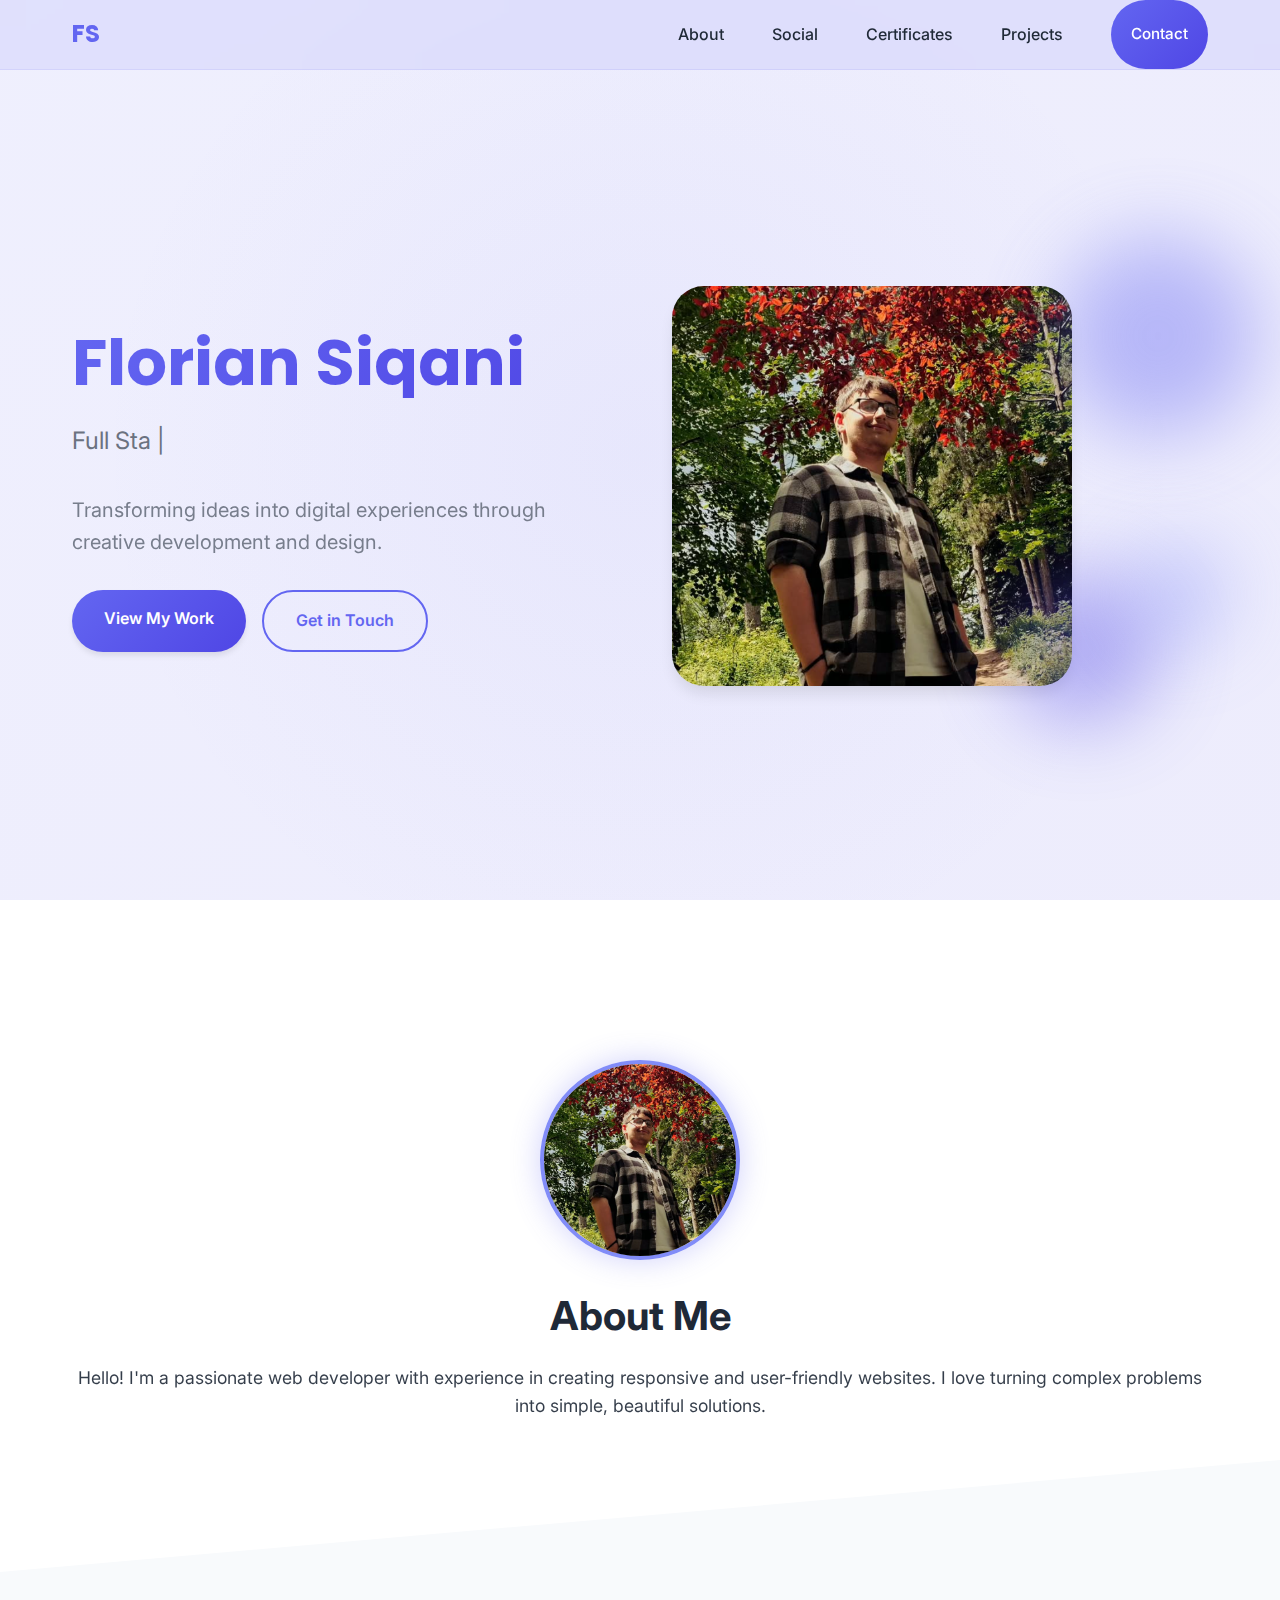
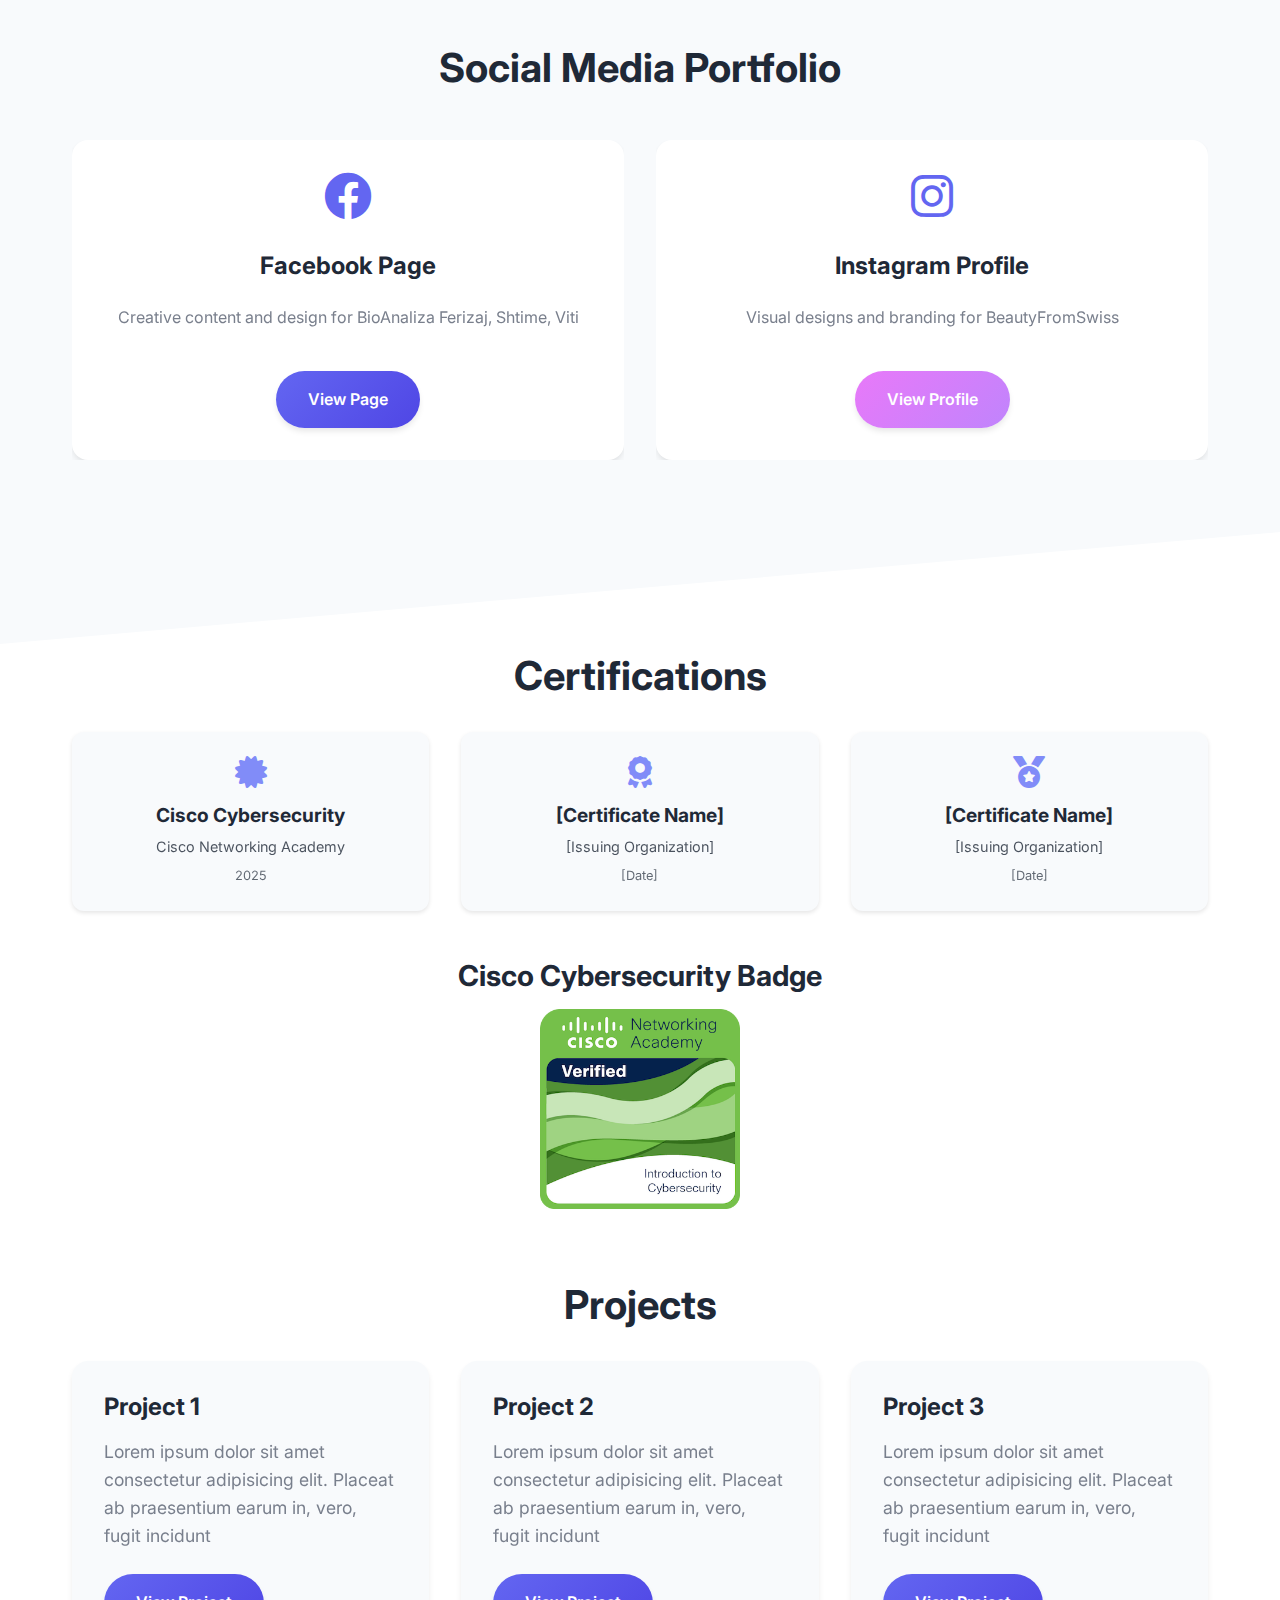
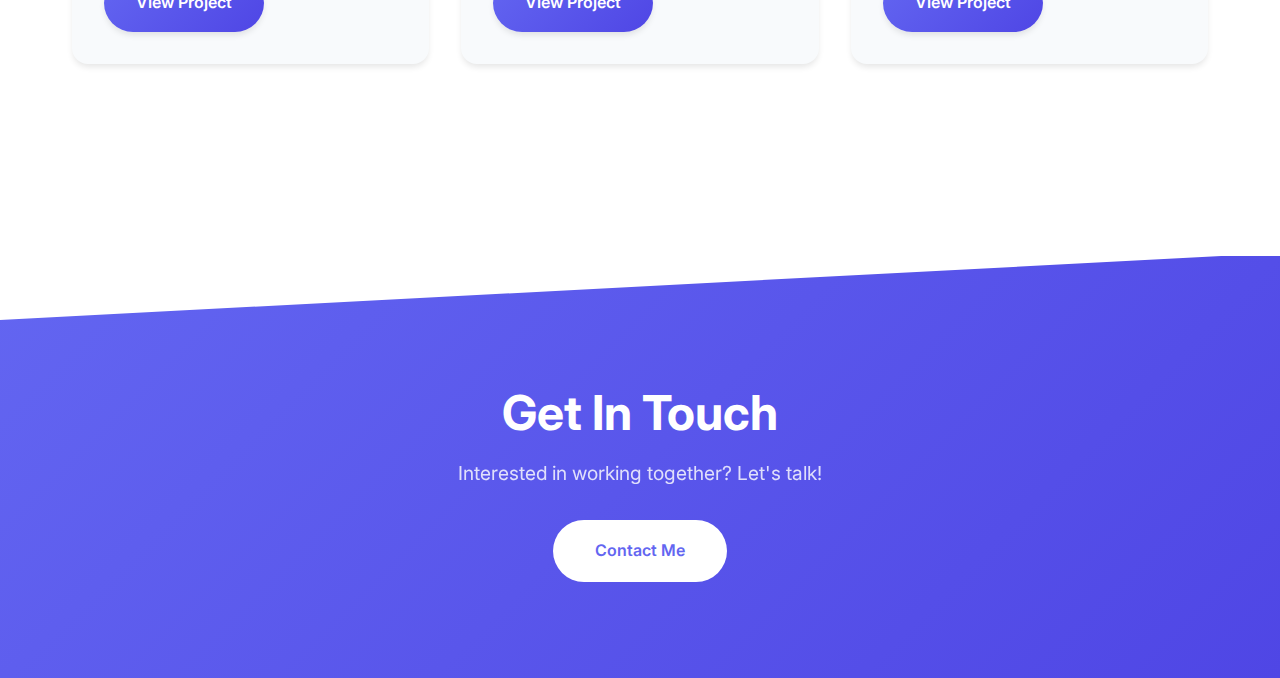
<file: Index.html>
<!DOCTYPE html>
<html lang="en">
<head>
    <meta charset="UTF-8">
    <meta name="viewport" content="width=device-width, initial-scale=1.0">
    <title>Florian Siqani | Portfolio</title>
    <link href="https://fonts.googleapis.com/css2?family=Inter:wght@400;500;600;700&family=Poppins:wght@300;400;500;600;700&display=swap" rel="stylesheet">
    <link rel="stylesheet" href="https://cdnjs.cloudflare.com/ajax/libs/font-awesome/6.0.0/css/all.min.css">
    <link rel="stylesheet" href="style.css">
</head>
<body>
    <div class="min-h-screen">
        <nav class="navbar">
            <div class="container nav-container">
                <div class="logo">FS</div>
                <div class="nav-links">
                    <a href="#about">About</a>
                    <a href="#social">Social</a>
                    <a href="#certificates">Certificates</a>
                    <a href="#projects">Projects</a>
                    <a href="#contact" class="nav-btn">Contact</a>
                </div>
                <button class="mobile-menu-btn">
                    <span></span>
                    <span></span>
                    <span></span>
                </button>
            </div>
        </nav>

        <header class="hero">
            <div class="container hero-container">
                <div class="hero-content">
                    <div class="hero-text">
                        <h1>Florian Siqani</h1>
                        <div class="typewriter">
                            <span class="typed-text"></span>
                            <span class="cursor">|</span>
                        </div>
                        <p class="hero-description">Transforming ideas into digital experiences through creative development and design.</p>
                        <div class="hero-cta">
                            <a href="#projects" class="btn btn-primary">View My Work</a>
                            <a href="#contact" class="btn btn-outline">Get in Touch</a>
                        </div>
                    </div>
                    <div class="hero-image">
                        <img src="PFP.png" alt="Florian Siqani" class="profile-pic">
                        <div class="hero-shapes">
                            <div class="shape shape-1"></div>
                            <div class="shape shape-2"></div>
                            <div class="shape shape-3"></div>
                        </div>
                    </div>
                </div>
            </div>
            <div class="hero-bg"></div>
        </header>

        <main class="container">
            <section id="about" class="about">
                <img
                    src="PFP.png"
                    alt="Florian Siqani"
                    class="profile-pic"
                />
                <h2>About Me</h2>
                <p>
                    Hello! I'm a passionate web developer with experience in creating responsive and user-friendly websites. 
                    I love turning complex problems into simple, beautiful solutions.
                </p>
            </section>

            <section id="social" class="social-media">
                <h2>Social Media Portfolio</h2>
                <div class="social-media-grid">
                    <a href="#" class="social-card">
                        <div>
                            <i class="fab fa-facebook social-icon"></i>
                            <h3>Facebook Page</h3>
                            <p>Creative content and design for BioAnaliza Ferizaj, Shtime, Viti</p>
                            <span class="btn btn-primary">View Page</span>
                        </div>
                    </a>
                    <a href="#" class="social-card">
                        <div>
                            <i class="fab fa-instagram social-icon"></i>
                            <h3>Instagram Profile</h3>
                            <p>Visual designs and branding for BeautyFromSwiss</p>
                            <span class="btn btn-secondary">View Profile</span>
                        </div>
                    </a>
                </div>
            </section>

            <section id="certificates" class="certificates">
                <h2>Certifications</h2>
                <div class="certificates-grid">
                    <div class="certificate-card">
                        <i class="fas fa-certificate certificate-icon"></i>
                        <h3>Cisco Cybersecurity</h3>
                        <p class="issuer">Cisco Networking Academy</p>
                        <p class="date">2025</p>
                    </div>
                    <div class="certificate-card">
                        <i class="fas fa-award certificate-icon"></i>
                        <h3>[Certificate Name]</h3>
                        <p class="issuer">[Issuing Organization]</p>
                        <p class="date">[Date]</p>
                    </div>
                    <div class="certificate-card">
                        <i class="fas fa-medal certificate-icon"></i>
                        <h3>[Certificate Name]</h3>
                        <p class="issuer">[Issuing Organization]</p>
                        <p class="date">[Date]</p>
                    </div>
                </div>

                <div class="badge-container">
                    <h3>Cisco Cybersecurity Badge</h3>
                    <img
                        src="introduction-to-cybersecurity.png"
                        alt="Cisco Cybersecurity Badge"
                        class="cisco-badge"
                    />
                </div>
            </section>

            <section id="projects" class="projects">
                <h2>Projects</h2>
                <div class="projects-grid">
                    <div class="project-card">
                        <div class="card-content">
                            <h3>Project 1</h3>
                            <p>
                                Lorem ipsum dolor sit amet consectetur adipisicing elit. Placeat ab praesentium earum in, vero, fugit incidunt 
                            </p>
                            <a href="#" class="btn btn-primary">View Project</a>
                        </div>
                    </div>
                    <div class="project-card">
                        <div class="card-content">
                            <h3>Project 2</h3>
                            <p>
                                Lorem ipsum dolor sit amet consectetur adipisicing elit. Placeat ab praesentium earum in, vero, fugit incidunt
                            </p>
                            <a href="#" class="btn btn-primary">View Project</a>
                        </div>
                    </div>
                    <div class="project-card">
                        <div class="card-content">
                            <h3>Project 3</h3>
                            <p>
                                Lorem ipsum dolor sit amet consectetur adipisicing elit. Placeat ab praesentium earum in, vero, fugit incidunt
                            </p>
                            <a href="#" class="btn btn-primary">View Project</a>
                        </div>
                    </div>
                </div>
            </section>
        </main>

        <footer id="contact">
            <div class="container">
                <h2>Get In Touch</h2>
                <p>Interested in working together? Let's talk!</p>
                <a href="mailto:your.email@example.com" class="btn btn-light">Contact Me</a>
            </div>
        </footer>
    </div>
    <script>
        // Typewriter effect
        const texts = [
            "Full Stack Web Developer",
            "Graphic Designer",
            "Cybersecurity Enthusiast"
        ];
        let textIndex = 0;
        let charIndex = 0;
        let isDeleting = false;
        let typingDelay = 100;
        let erasingDelay = 50;
        let newTextDelay = 2000;

        function typeWriter() {
            const currentText = texts[textIndex];
            const typedTextSpan = document.querySelector(".typed-text");

            if (isDeleting) {
                typedTextSpan.textContent = currentText.substring(0, charIndex - 1);
                charIndex--;
                typingDelay = erasingDelay;
            } else {
                typedTextSpan.textContent = currentText.substring(0, charIndex + 1);
                charIndex++;
                typingDelay = 100;
            }

            if (!isDeleting && charIndex === currentText.length) {
                isDeleting = true;
                typingDelay = newTextDelay;
            } else if (isDeleting && charIndex === 0) {
                isDeleting = false;
                textIndex = (textIndex + 1) % texts.length;
                typingDelay = 500;
            }

            setTimeout(typeWriter, typingDelay);
        }

        // Mobile menu functionality
        const mobileMenuBtn = document.querySelector('.mobile-menu-btn');
        const navLinks = document.querySelector('.nav-links');
        const navLinksItems = document.querySelectorAll('.nav-links a');

        mobileMenuBtn.addEventListener('click', () => {
            mobileMenuBtn.classList.toggle('active');
            navLinks.classList.toggle('active');
            document.body.style.overflow = navLinks.classList.contains('active') ? 'hidden' : '';
        });

        // Close mobile menu when clicking a link
        navLinksItems.forEach(link => {
            link.addEventListener('click', () => {
                mobileMenuBtn.classList.remove('active');
                navLinks.classList.remove('active');
                document.body.style.overflow = '';
            });
        });

        // Close mobile menu when clicking outside
        document.addEventListener('click', (e) => {
            if (!mobileMenuBtn.contains(e.target) && 
                !navLinks.contains(e.target) && 
                navLinks.classList.contains('active')) {
                mobileMenuBtn.classList.remove('active');
                navLinks.classList.remove('active');
                document.body.style.overflow = '';
            }
        });

        // Smooth scroll for navigation links
        document.querySelectorAll('a[href^="#"]').forEach(anchor => {
            anchor.addEventListener('click', function (e) {
                e.preventDefault();
                const targetId = this.getAttribute('href');
                const targetElement = document.querySelector(targetId);
                const navbarHeight = document.querySelector('.navbar').offsetHeight;
                const targetPosition = targetElement.getBoundingClientRect().top + window.pageYOffset - navbarHeight;
                
                window.scrollTo({
                    top: targetPosition,
                    behavior: 'smooth'
                });
            });
        });

        // Start the typewriter effect
        window.onload = typeWriter;
    </script>
</body>
</html>
</file>
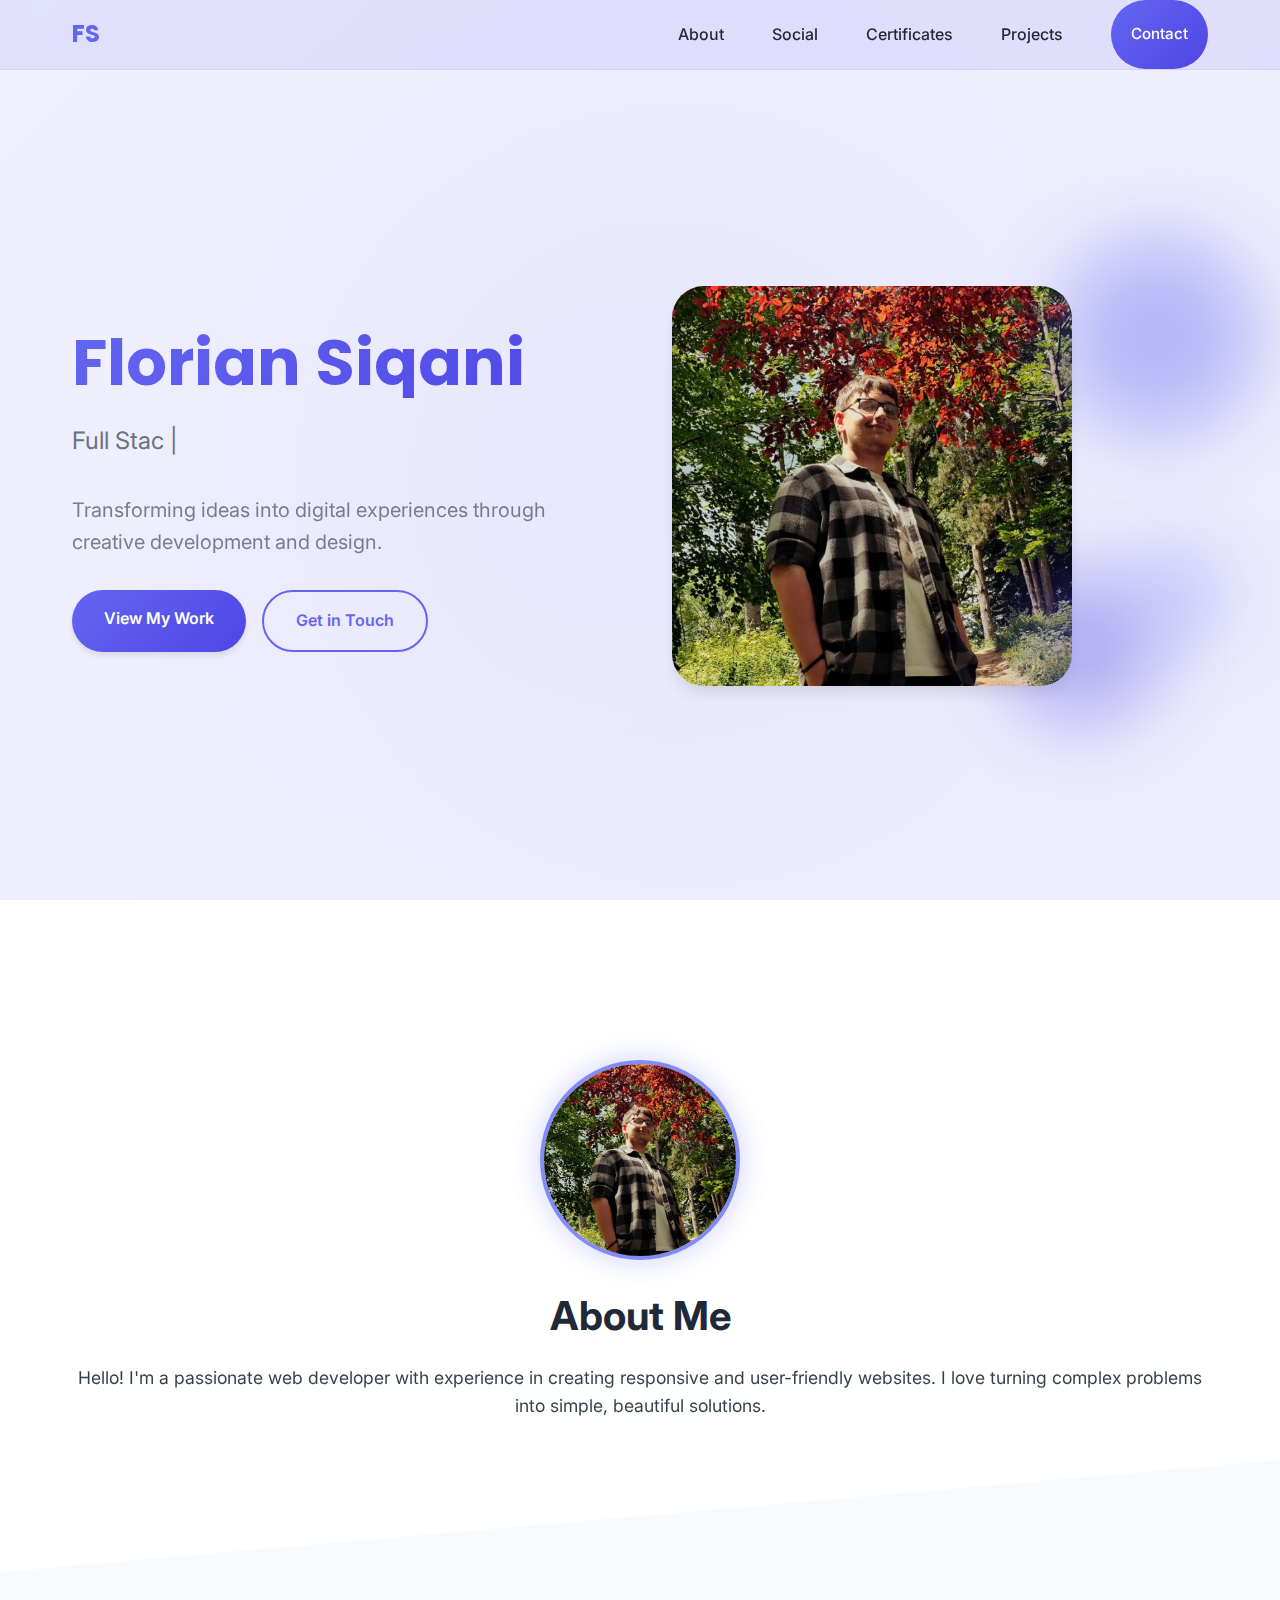
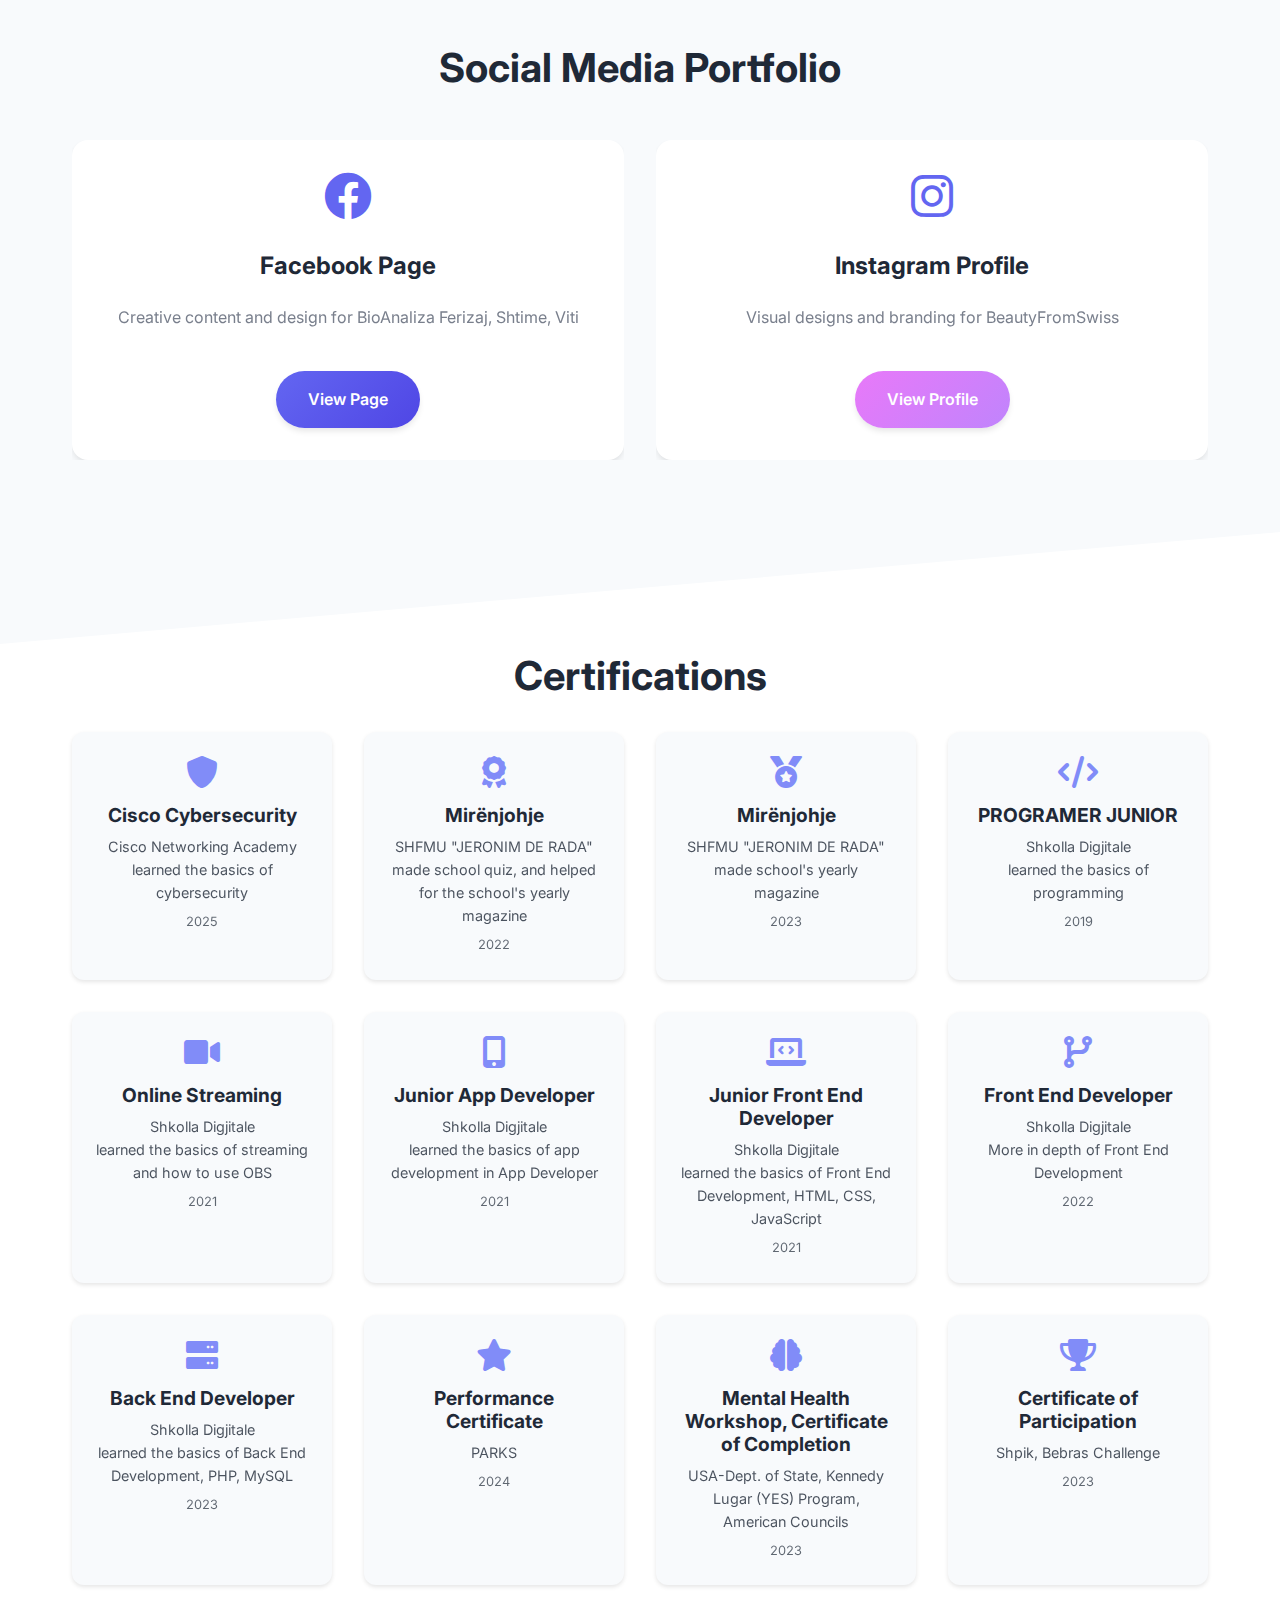
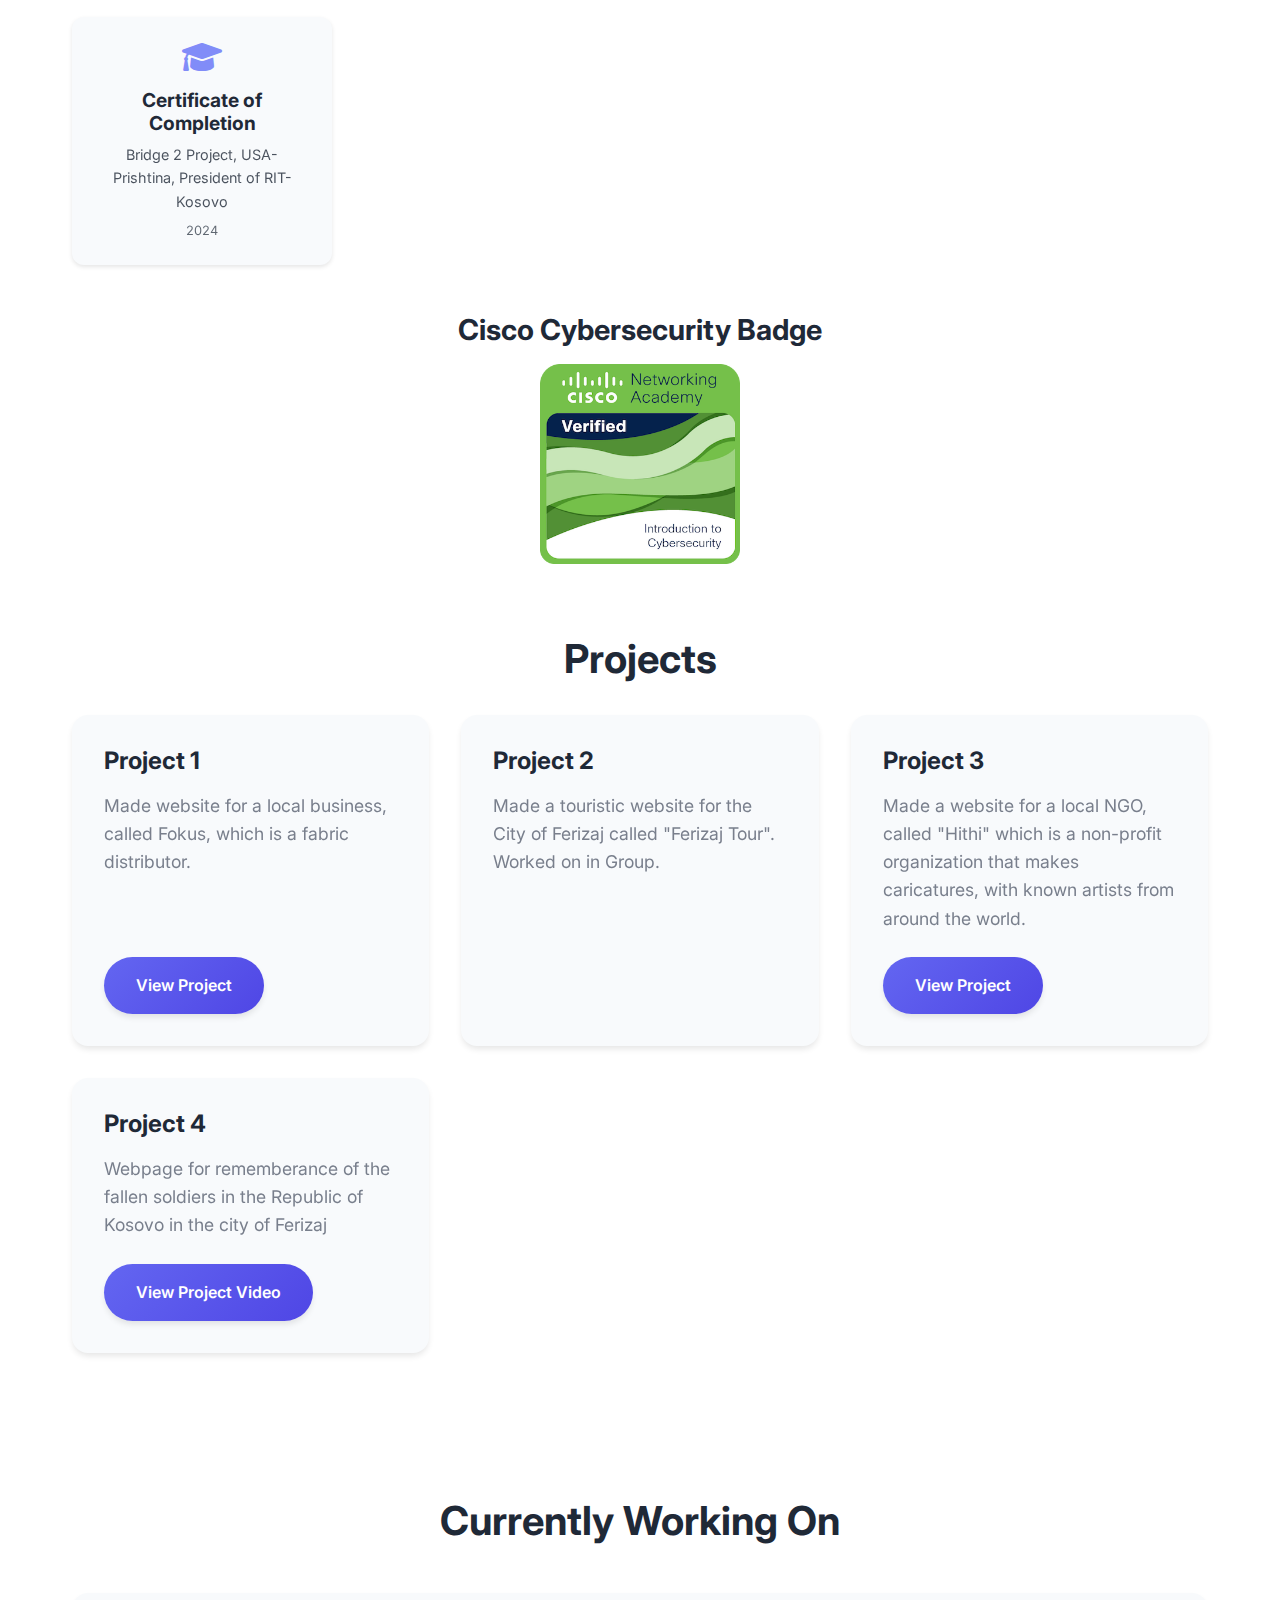
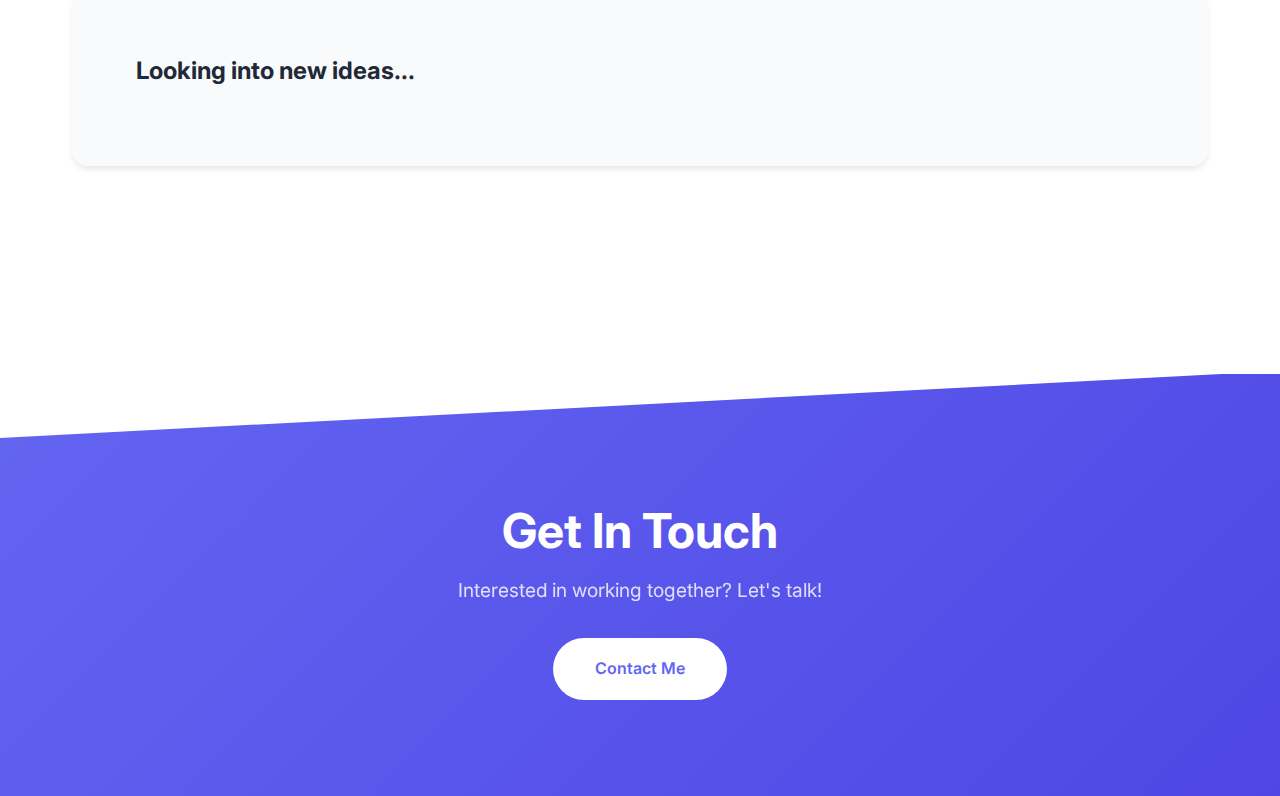
<file: index.html>
<!DOCTYPE html>
<html lang="en">
<head>
    <meta charset="UTF-8">
    <meta name="viewport" content="width=device-width, initial-scale=1.0">
    <title>Florian Siqani | Portfolio</title>
    <link href="https://fonts.googleapis.com/css2?family=Inter:wght@400;500;600;700&family=Poppins:wght@300;400;500;600;700&display=swap" rel="stylesheet">
    <link rel="stylesheet" href="https://cdnjs.cloudflare.com/ajax/libs/font-awesome/6.0.0/css/all.min.css">
    <link rel="stylesheet" href="style.css">
</head>
<body>
    <div class="min-h-screen">
        <nav class="navbar">
            <div class="container nav-container">
                <div class="logo">FS</div>
                <div class="nav-links">
                    <a href="#about">About</a>
                    <a href="#social">Social</a>
                    <a href="#certificates">Certificates</a>
                    <a href="#projects">Projects</a>
                    <a href="#contact" class="nav-btn">Contact</a>
                </div>
                <button class="mobile-menu-btn">
                    <span></span>
                    <span></span>
                    <span></span>
                </button>
            </div>
        </nav>

        <header class="hero">
            <div class="container hero-container">
                <div class="hero-content">
                    <div class="hero-text">
                        <h1>Florian Siqani</h1>
                        <div class="typewriter">
                            <span class="typed-text"></span>
                            <span class="cursor">|</span>
                        </div>
                        <p class="hero-description">Transforming ideas into digital experiences through creative development and design.</p>
                        <div class="hero-cta">
                            <a href="#projects" class="btn btn-primary">View My Work</a>
                            <a href="#contact" class="btn btn-outline">Get in Touch</a>
                        </div>
                    </div>
                    <div class="hero-image">
                        <img src="PFP.png" alt="Florian Siqani" class="profile-pic">
                        <div class="hero-shapes">
                            <div class="shape shape-1"></div>
                            <div class="shape shape-2"></div>
                            <div class="shape shape-3"></div>
                        </div>
                    </div>
                </div>
            </div>
            <div class="hero-bg"></div>
        </header>

        <main class="container">
            <section id="about" class="about">
                <img
                    src="PFP.png"
                    alt="Florian Siqani"
                    class="profile-pic"
                />
                <h2>About Me</h2>
                <p>
                    Hello! I'm a passionate web developer with experience in creating responsive and user-friendly websites. 
                    I love turning complex problems into simple, beautiful solutions.
                </p>
            </section>

            <section id="social" class="social-media">
                <h2>Social Media Portfolio</h2>
                <div class="social-media-grid">
                    <a href="https://www.facebook.com/bioanaliza.ferizaj" class="social-card" target="_blank"00000>
                        <div>
                            <i class="fab fa-facebook social-icon"></i>
                            <h3>Facebook Page</h3>
                            <p>Creative content and design for BioAnaliza Ferizaj, Shtime, Viti</p>
                            <span class="btn btn-primary">View Page</span>
                        </div>
                    </a>
                    <a href="https://www.instagram.com/beautyfromswiss/" class="social-card" target="_blank">
                        <div>
                            <i class="fab fa-instagram social-icon"></i>
                            <h3>Instagram Profile</h3>
                            <p>Visual designs and branding for BeautyFromSwiss</p>
                            <span class="btn btn-secondary">View Profile</span>
                        </div>
                    </a>
                </div>
            </section>

            <section id="certificates" class="certificates">
                <h2>Certifications</h2>
                <div class="certificates-grid">
                    <div class="certificate-card">
                        <i class="fas fa-shield-alt certificate-icon"></i>
                        <h3>Cisco Cybersecurity</h3>
                        <p class="issuer">Cisco Networking Academy <br> learned the basics of cybersecurity</p>
                        <p class="date">2025</p>
                    </div>
                    <div class="certificate-card">
                        <i class="fas fa-award certificate-icon"></i>
                        <h3>Mirënjohje</h3>
                        <p class="issuer">SHFMU "JERONIM DE RADA" <br> made school quiz, and helped for the school's yearly magazine</p>
                        <p class="date">2022</p>
                    </div>
                    <div class="certificate-card">
                        <i class="fas fa-medal certificate-icon"></i>
                        <h3>Mirënjohje</h3>
                        <p class="issuer">SHFMU "JERONIM DE RADA" <br> made school's yearly magazine</p>
                        <p class="date">2023</p>
                    </div>
                    <div class="certificate-card">
                        <i class="fas fa-code certificate-icon"></i>
                        <h3>PROGRAMER JUNIOR</h3>
                        <p class="issuer">Shkolla Digjitale <br> learned the basics of programming</p>
                        <p class="date">2019</p>
                    </div>
                    <div class="certificate-card">
                        <i class="fas fa-video certificate-icon"></i>
                        <h3>Online Streaming</h3>
                        <p class="issuer">Shkolla Digjitale <br> learned the basics of streaming and how to use OBS</p>
                        <p class="date">2021</p>
                    </div>
                    <div class="certificate-card">
                        <i class="fas fa-mobile-alt certificate-icon"></i>
                        <h3>Junior App Developer</h3>
                        <p class="issuer">Shkolla Digjitale <br> learned the basics of app development in App Developer</p>
                        <p class="date">2021</p>
                    </div>
                    <div class="certificate-card">
                        <i class="fas fa-laptop-code certificate-icon"></i>
                        <h3>Junior Front End Developer</h3>
                        <p class="issuer">Shkolla Digjitale <br> learned the basics of Front End Development, HTML, CSS, JavaScript</p>
                        <p class="date">2021</p>
                    </div>
                    <div class="certificate-card">
                        <i class="fas fa-code-branch certificate-icon"></i>
                        <h3>Front End Developer</h3>
                        <p class="issuer">Shkolla Digjitale <br>  More in depth of Front End Development</p>
                        <p class="date">2022</p>
                    </div>
                    <div class="certificate-card">
                        <i class="fas fa-server certificate-icon"></i>
                        <h3>Back End Developer</h3>
                        <p class="issuer">Shkolla Digjitale <br> learned the basics of Back End Development, PHP, MySQL</p>
                        <p class="date">2023</p>
                    </div>
                    <div class="certificate-card">
                        <i class="fas fa-star certificate-icon"></i>
                        <h3>Performance Certificate</h3>
                        <p class="issuer">PARKS</p>
                        <p class="date">2024</p>
                    </div>
                    <div class="certificate-card">
                        <i class="fas fa-brain certificate-icon"></i>
                        <h3>Mental Health Workshop, Certificate of Completion</h3>
                        <p class="issuer">USA-Dept. of State, Kennedy Lugar (YES) Program, American Councils</p>
                        <p class="date">2023</p>
                    </div>
                    <div class="certificate-card">
                        <i class="fas fa-trophy certificate-icon"></i>
                        <h3>Certificate of Participation</h3>
                        <p class="issuer">Shpik, Bebras Challenge</p>
                        <p class="date">2023</p>
                    </div>
                    <div class="certificate-card">
                        <i class="fas fa-graduation-cap certificate-icon"></i>
                        <h3>Certificate of Completion</h3>
                        <p class="issuer">Bridge 2 Project, USA-Prishtina, President of RIT-Kosovo</p>
                        <p class="date">2024</p>
                    </div>
                </div>

                <div class="badge-container">
                    <h3>Cisco Cybersecurity Badge</h3>
                    <img
                        src="introduction-to-cybersecurity.png"
                        alt="Cisco Cybersecurity Badge"
                        class="cisco-badge"
                    />
                </div>
            </section>

            <section id="projects" class="projects">
                <h2>Projects</h2>
                <div class="projects-grid">
                    <div class="project-card">
                        <div class="card-content">
                            <h3>Project 1</h3>
                            <p>
                                Made website for a local business, called Fokus, which is a fabric distributor.
                            </p>
                            <a href="https://floriangota.github.io/Fokus-Kosova" class="btn btn-primary" target="_blank">View Project</a>
                        </div>
                    </div>
                    <div class="project-card">
                        <div class="card-content">
                            <h3>Project 2</h3>
                            <p>
                                Made a touristic website for the City of Ferizaj called "Ferizaj Tour". Worked on in Group.
                            </p>
                        </div>
                    </div>
                    <div class="project-card">
                        <div class="card-content">
                            <h3>Project 3</h3>
                            <p>
                                Made a website for a local NGO, called "Hithi" which is a non-profit organization that makes caricatures, with known artists from around the world.
                            </p>
                            <a href="https://cartoonkosova.org/" class="btn btn-primary" target="_blank">View Project</a>
                        </div>
                    </div>
                    <div class="project-card">
                        <div class="card-content">
                            <h3>Project 4</h3>
                            <p>
                                Webpage for rememberance of the fallen soldiers in the Republic of Kosovo in the city of Ferizaj
                            </p>
                            <a href="https://www.facebook.com/watch?v=1013123034332864" class="btn btn-primary" target="_blank">View Project Video</a>
                        </div>
                    </div>
                </div>
            </section>

            <section id="working-on" class="working-on">
                <h2>Currently Working On</h2>
                <div class="projects-grid">
                    <div class="project-card">
                        <div class="card-content">
                            <h3>Looking into new ideas...</h3>
                            <!-- <p>
                                Currently working on a webpage for fallen soldiers, which is a project for the city of Ferizaj. We are using ReactJS, JSON and the normal HTML, CSS. The idea is very innovative, because it's the first time in Kosovo that a city is honoring its fallen soldiers in this way.
                            </p>
                            <span class="status">In Progress</span> -->
                        </div>
                    </div>
                </div>
            </section>
        </main>

        <footer id="contact">
            <div class="container">
                <h2>Get In Touch</h2>
                <p>Interested in working together? Let's talk!</p>
                <a href="mailto:floriansiqanii@gmail.com" class="btn btn-light">Contact Me</a>
            </div>
        </footer>
    </div>
    <script>
        // Typewriter effect
        const texts = [
            "Full Stack Web Developer",
            "Graphic Designer",
            "Cybersecurity Enthusiast"
        ];
        let textIndex = 0;
        let charIndex = 0;
        let isDeleting = false;
        let typingDelay = 100;
        let erasingDelay = 50;
        let newTextDelay = 2000;

        function typeWriter() {
            const currentText = texts[textIndex];
            const typedTextSpan = document.querySelector(".typed-text");

            if (isDeleting) {
                typedTextSpan.textContent = currentText.substring(0, charIndex - 1);
                charIndex--;
                typingDelay = erasingDelay;
            } else {
                typedTextSpan.textContent = currentText.substring(0, charIndex + 1);
                charIndex++;
                typingDelay = 100;
            }

            if (!isDeleting && charIndex === currentText.length) {
                isDeleting = true;
                typingDelay = newTextDelay;
            } else if (isDeleting && charIndex === 0) {
                isDeleting = false;
                textIndex = (textIndex + 1) % texts.length;
                typingDelay = 500;
            }

            setTimeout(typeWriter, typingDelay);
        }

        // Mobile menu functionality
        const mobileMenuBtn = document.querySelector('.mobile-menu-btn');
        const navLinks = document.querySelector('.nav-links');
        const navLinksItems = document.querySelectorAll('.nav-links a');

        mobileMenuBtn.addEventListener('click', () => {
            mobileMenuBtn.classList.toggle('active');
            navLinks.classList.toggle('active');
            document.body.style.overflow = navLinks.classList.contains('active') ? 'hidden' : '';
        });

        // Close mobile menu when clicking a link
        navLinksItems.forEach(link => {
            link.addEventListener('click', () => {
                mobileMenuBtn.classList.remove('active');
                navLinks.classList.remove('active');
                document.body.style.overflow = '';
            });
        });

        // Close mobile menu when clicking outside
        document.addEventListener('click', (e) => {
            if (!mobileMenuBtn.contains(e.target) && 
                !navLinks.contains(e.target) && 
                navLinks.classList.contains('active')) {
                mobileMenuBtn.classList.remove('active');
                navLinks.classList.remove('active');
                document.body.style.overflow = '';
            }
        });

        // Smooth scroll for navigation links
        document.querySelectorAll('a[href^="#"]').forEach(anchor => {
            anchor.addEventListener('click', function (e) {
                e.preventDefault();
                const targetId = this.getAttribute('href');
                const targetElement = document.querySelector(targetId);
                const navbarHeight = document.querySelector('.navbar').offsetHeight;
                const targetPosition = targetElement.getBoundingClientRect().top + window.pageYOffset - navbarHeight;
                
                window.scrollTo({
                    top: targetPosition,
                    behavior: 'smooth'
                });
            });
        });

        // Start the typewriter effect
        window.onload = typeWriter;
    </script>
</body>
</html>
</file>
<file: style.css>
:root {
    --primary-color: #6366f1;
    --secondary-color: #4f46e5;
    --accent-color: #818cf8;
    --gradient: linear-gradient(135deg, var(--primary-color), var(--secondary-color));
    --text-color: #1f2937;
    --text-color-light: #6b7280;
    --bg-color: #ffffff;
    --card-bg: #f8fafc;
    --transition: all 0.3s cubic-bezier(0.4, 0, 0.2, 1);
    --shadow-sm: 0 1px 2px 0 rgb(0 0 0 / 0.05);
    --shadow: 0 4px 6px -1px rgb(0 0 0 / 0.1);
    --shadow-lg: 0 10px 15px -3px rgb(0 0 0 / 0.1);
}

@media (prefers-color-scheme: dark) {
    :root {
        --text-color: #f1f5f9;
        --text-color-light: #94a3b8;
        --bg-color: #0f172a;
        --card-bg: #1e293b;
    }
}

* {
    margin: 0;
    padding: 0;
    box-sizing: border-box;
    font-family: 'Inter', 'Arial', sans-serif;
    transition: var(--transition);
    -webkit-tap-highlight-color: transparent;
}

html {
    scroll-behavior: smooth;
    scroll-padding-top: 80px;
    width: 100%;
    overflow-x: hidden;
}

body {
    line-height: 1.6;
    color: var(--text-color);
    background-color: var(--bg-color);
    min-height: 100vh;
    overflow-x: hidden;
    width: 100%;
    position: relative;
}

.container {
    max-width: 1200px;
    margin: 0 auto;
    padding: 2rem;
    width: 100%;
}

/* Navbar Styles */
.navbar {
    position: fixed;
    top: 0;
    left: 0;
    width: 100%;
    height: 70px;
    z-index: 1000;
    background: rgba(99, 102, 241, 0.1);
    backdrop-filter: blur(10px);
    border-bottom: 1px solid rgba(99, 102, 241, 0.1);
    transition: var(--transition);
}

.dark .navbar {
    background: rgba(99, 102, 241, 0.05);
    border-bottom: 1px solid rgba(99, 102, 241, 0.1);
}

.nav-container {
    display: flex;
    justify-content: space-between;
    align-items: center;
    height: 100%;
    padding: 0 2rem;
}

.logo {
    font-family: 'Poppins', sans-serif;
    font-size: 1.5rem;
    font-weight: 700;
    color: var(--primary-color);
    text-decoration: none;
}

.nav-links {
    display: flex;
    gap: 2rem;
    align-items: center;
    height: 100%;
}

.nav-links a {
    text-decoration: none;
    color: var(--text-color);
    font-weight: 500;
    transition: var(--transition);
    position: relative;
    height: 100%;
    display: flex;
    align-items: center;
    padding: 0 0.5rem;
}

.nav-links a::after {
    content: '';
    position: absolute;
    bottom: 0;
    left: 0;
    width: 0;
    height: 2px;
    background: var(--gradient);
    transition: var(--transition);
}

.nav-links a:hover::after {
    width: 100%;
}

.nav-btn {
    background: var(--gradient);
    color: white !important;
    padding: 0.5rem 1.25rem !important;
    border-radius: 9999px;
    font-weight: 600;
    font-size: 0.95rem;
    margin-left: 0.5rem;
}

.nav-btn:hover {
    transform: translateY(-2px);
    box-shadow: var(--shadow);
}

.nav-btn::after {
    display: none;
}

.mobile-menu-btn {
    display: none;
    background: none;
    border: none;
    cursor: pointer;
    padding: 0.5rem;
    z-index: 100;
}

.mobile-menu-btn span {
    display: block;
    width: 25px;
    height: 2px;
    background: var(--text-color);
    margin: 5px 0;
    transition: var(--transition);
}

.mobile-menu-btn.active span:nth-child(1) {
    transform: rotate(45deg) translate(5px, 5px);
}

.mobile-menu-btn.active span:nth-child(2) {
    opacity: 0;
}

.mobile-menu-btn.active span:nth-child(3) {
    transform: rotate(-45deg) translate(7px, -7px);
}

/* Hero Section */
.hero {
    min-height: 100vh;
    position: relative;
    display: flex;
    align-items: center;
    padding-top: 5rem;
    overflow: hidden;
}

.hero-bg {
    position: absolute;
    top: 0;
    left: 0;
    width: 100%;
    height: 100%;
    background: linear-gradient(135deg, rgba(99, 102, 241, 0.1), rgba(79, 70, 229, 0.1));
    z-index: 0;
}

.hero-bg::before {
    content: '';
    position: absolute;
    top: 0;
    left: 0;
    width: 100%;
    height: 100%;
    background: radial-gradient(circle at 50% 50%, rgba(99, 102, 241, 0.05), transparent 70%);
    z-index: 1;
}

.hero-container {
    position: relative;
    z-index: 2;
}

.hero-content {
    display: grid;
    grid-template-columns: 1fr 1fr;
    gap: 4rem;
    align-items: center;
}

.hero-text {
    max-width: 600px;
}

.hero-text h1 {
    font-family: 'Poppins', sans-serif;
    font-size: 4rem;
    font-weight: 700;
    line-height: 1.1;
    margin-bottom: 1.5rem;
    background: var(--gradient);
    -webkit-background-clip: text;
    -webkit-text-fill-color: transparent;
}

.typewriter {
    font-size: 1.5rem;
    color: var(--text-color-light);
    margin-bottom: 1.5rem;
    min-height: 2em;
}

.cursor {
    display: inline-block;
    width: 2px;
    animation: blink 1s infinite;
}

.hero-description {
    font-size: 1.25rem;
    color: var(--text-color-light);
    margin-bottom: 2rem;
}

.hero-cta {
    display: flex;
    gap: 1rem;
}

.hero-image {
    position: relative;
}

.hero .profile-pic {
    width: 400px;
    height: 400px;
    border-radius: 2rem;
    object-fit: cover;
    box-shadow: var(--shadow-lg);
    animation: float 6s ease-in-out infinite;
}

.hero-shapes .shape {
    position: absolute;
    border-radius: 50%;
    filter: blur(40px);
    opacity: 0.4;
    animation: float 6s ease-in-out infinite;
}

.shape-1 {
    background: var(--primary-color);
    width: 200px;
    height: 200px;
    top: -50px;
    right: -50px;
    animation-delay: 0s;
}

.shape-2 {
    background: var(--secondary-color);
    width: 150px;
    height: 150px;
    bottom: -30px;
    right: 50px;
    animation-delay: 2s;
}

.shape-3 {
    background: var(--accent-color);
    width: 100px;
    height: 100px;
    bottom: 50px;
    right: -20px;
    animation-delay: 4s;
}

/* Buttons */
.btn {
    display: inline-block;
    padding: 1rem 2rem;
    border-radius: 9999px;
    font-weight: 600;
    text-decoration: none;
    transition: var(--transition);
    font-size: 1rem;
}

.btn-primary {
    background: var(--gradient);
    color: white;
    box-shadow: var(--shadow);
}

.btn-outline {
    border: 2px solid var(--primary-color);
    color: var(--primary-color);
}

.btn:hover {
    transform: translateY(-2px);
    box-shadow: var(--shadow-lg);
}

/* Animations */
@keyframes float {
    0%, 100% {
        transform: translateY(0);
    }
    50% {
        transform: translateY(-20px);
    }
}

@keyframes blink {
    0%, 100% {
        opacity: 1;
    }
    50% {
        opacity: 0;
    }
}

/* Responsive Design */
@media (max-width: 1024px) {
    .hero-content {
        grid-template-columns: 1fr;
        text-align: center;
    }

    .hero-text {
        margin: 0 auto;
    }

    .hero-cta {
        justify-content: center;
    }

    .hero-image {
        display: none;
    }
}

@media (max-width: 768px) {
    .mobile-menu-btn {
        display: block;
        padding: 0.25rem;
    }

    .mobile-menu-btn span {
        width: 18px;
        height: 2px;
        margin: 3px 0;
    }

    .nav-links {
        position: fixed;
        top: 0;
        right: -100%;
        width: 60%;
        max-width: 200px;
        height: 100vh;
        background: var(--bg-color);
        display: flex;
        flex-direction: column;
        justify-content: flex-start;
        align-items: flex-start;
        padding: 3.5rem 1rem 1rem;
        gap: 0.25rem;
        transition: var(--transition);
        box-shadow: -5px 0 15px rgba(0, 0, 0, 0.1);
    }

    .nav-links.active {
        right: 0;
    }

    .nav-links a {
        font-size: 0.8rem;
        width: 100%;
        padding: 0.35rem 0;
        border-bottom: 1px solid rgba(99, 102, 241, 0.1);
        line-height: 1.2;
    }

    .nav-btn {
        margin-top: 0.25rem;
        width: 100%;
        text-align: center;
        padding: 0.35rem !important;
        font-size: 0.8rem;
    }

    .nav-container {
        padding: 0 1rem;
    }

    .hero-text h1 {
        font-size: 2rem;
        line-height: 1.2;
    }

    .hero-description {
        font-size: 0.9rem;
        padding: 0 1rem;
    }

    .hero-cta {
        flex-direction: column;
        gap: 1rem;
    }

    .hero-cta .btn {
        width: 100%;
        text-align: center;
    }

    .certificates-grid {
        grid-template-columns: 1fr;
        gap: 1rem;
        padding: 0;
    }

    .certificate-card {
        padding: 1rem;
        margin: 0;
        width: 100%;
    }

    .certificate-card h3 {
        font-size: 1rem;
    }

    .certificate-card .issuer,
    .certificate-card .date {
        font-size: 0.75rem;
    }

    .projects-grid {
        grid-template-columns: 1fr;
        gap: 1rem;
        padding: 0;
    }

    .project-card {
        padding: 1rem;
        margin: 0;
        width: 100%;
    }

    .project-card h3 {
        font-size: 1.1rem;
    }

    .project-card p {
        font-size: 0.85rem;
    }

    .working-on .project-card {
        padding: 1rem;
    }

    .working-on .status {
        width: 100%;
        text-align: center;
    }

    .social-media-grid {
        grid-template-columns: 1fr;
        gap: 1rem;
        padding: 0;
    }

    .social-card {
        width: 100%;
    }

    .social-card > div {
        padding: 1rem;
    }

    .social-icon {
        font-size: 2rem;
    }

    .social-card h3 {
        font-size: 1.1rem;
    }

    .social-card p {
        font-size: 0.85rem;
    }

    .badge-container {
        padding: 0 1rem;
    }

    .cisco-badge {
        max-width: 120px;
    }

    footer {
        padding: 3rem 1rem 2rem;
    }

    footer .container {
        padding: 0;
    }
}

@media (max-width: 480px) {
    .hero-text h1 {
        font-size: 1.8rem;
    }

    .typewriter {
        font-size: 0.9rem;
    }

    .nav-container {
        padding: 0.5rem;
    }

    .logo {
        font-size: 1.2rem;
    }

    .nav-links {
        width: 100%;
        max-width: none;
        padding: 3rem 0.75rem 0.75rem;
    }

    .nav-links a {
        font-size: 0.75rem;
        padding: 0.3rem 0;
    }

    .nav-btn {
        padding: 0.35rem !important;
        font-size: 0.75rem;
    }

    .hero-description {
        font-size: 0.85rem;
        padding: 0 0.5rem;
    }

    .certificate-card h3 {
        font-size: 1rem;
    }

    .certificate-card .issuer,
    .certificate-card .date {
        font-size: 0.75rem;
    }

    .project-card h3 {
        font-size: 1.1rem;
    }

    .project-card p {
        font-size: 0.85rem;
    }

    .social-card h3 {
        font-size: 1.1rem;
    }

    .social-card p {
        font-size: 0.85rem;
    }

    .social-icon {
        font-size: 2rem;
    }

    footer h2 {
        font-size: 1.8rem;
    }

    footer p {
        font-size: 0.9rem;
    }
}

/* Header Styles */
.header {
    background: var(--gradient);
    color: white;
    text-align: center;
    padding: 4rem 0;
    position: relative;
}

.header h1 {
    font-size: 3rem;
    margin-bottom: 1rem;
    animation: fadeInDown 1s ease;
}

.header p {
    font-size: 1.2rem;
    opacity: 0.9;
    animation: fadeInUp 1s ease;
}

.header-skew {
    position: absolute;
    bottom: 0;
    left: 0;
    width: 100%;
    height: 4rem;
    background: var(--bg-color);
    transform: skewY(-3deg);
    transform-origin: bottom right;
}

/* About Section */
.about {
    margin: 4rem 0;
    padding: 2rem 0;
    text-align: center;
    animation: fadeIn 1s ease;
    position: relative;
    z-index: 1;
    background: var(--bg-color);
}

.about .profile-pic {
    width: 200px;
    height: 200px;
    border-radius: 50%;
    border: 4px solid var(--accent-color);
    box-shadow: 0 0 30px rgba(99, 102, 241, 0.3);
    margin: 2rem auto;
    display: block;
    object-fit: cover;
    transition: transform 0.3s ease;
}

.about .profile-pic:hover {
    transform: scale(1.05);
}

/* Social Media Section */
.social-media {
    position: relative;
    padding: 8rem 0;
    margin: 4rem 0;
    z-index: 1;
}

.social-media::before {
    content: '';
    position: absolute;
    top: 0;
    left: -100vw;
    right: -100vw;
    bottom: 0;
    background-color: var(--card-bg);
    transform: skewY(-5deg);
    transform-origin: center;
    z-index: -1;
}

.social-media-grid {
    display: grid;
    grid-template-columns: repeat(auto-fit, minmax(300px, 1fr));
    gap: 2rem;
    margin-top: 3rem;
    position: relative;
}

.social-media h2 {
    color: var(--text-color);
    position: relative;
}

.social-card {
    text-decoration: none;
    position: relative;
    overflow: hidden;
}

.social-card > div {
    background: var(--bg-color);
    border-radius: 1rem;
    padding: 2rem;
    text-align: center;
    transform: translateY(0);
    transition: var(--transition);
    box-shadow: var(--shadow);
    height: 100%;
    display: flex;
    flex-direction: column;
    align-items: center;
    justify-content: center;
    gap: 1rem;
    position: relative;
    z-index: 1;
}

.social-card > div::before {
    content: '';
    position: absolute;
    top: 0;
    left: 0;
    right: 0;
    bottom: 0;
    background: var(--gradient);
    opacity: 0;
    transition: var(--transition);
    z-index: -1;
    border-radius: 1rem;
}

.social-card:hover > div {
    transform: translateY(-5px);
    color: white;
}

.social-card:hover > div::before {
    opacity: 1;
}

.social-icon {
    font-size: 3rem;
    margin-bottom: 1rem;
    color: var(--primary-color);
    transition: var(--transition);
}

.social-card:hover .social-icon {
    color: white;
}

.social-card h3 {
    font-size: 1.5rem;
    margin-bottom: 0.5rem;
    transition: var(--transition);
}

.social-card p {
    font-size: 1rem;
    color: var(--text-color-light);
    margin-bottom: 1.5rem;
    transition: var(--transition);
}

.social-card:hover h3,
.social-card:hover p {
    color: white;
}

.social-card .btn {
    margin-top: auto;
}

.social-card:hover .btn-primary {
    background: white;
    color: var(--primary-color);
}

.social-card:hover .btn-secondary {
    background: white;
    color: var(--secondary-color);
}

/* Certificates Section */
.certificates {
    margin: 4rem 0;
}

.certificates-grid {
    display: grid;
    grid-template-columns: repeat(auto-fit, minmax(250px, 1fr));
    gap: 2rem;
    margin-top: 2rem;
}

.certificate-card {
    background: var(--card-bg);
    border-radius: 12px;
    padding: 1.5rem;
    text-align: center;
    transform: translateY(0);
    transition: var(--transition);
    box-shadow: 0 2px 4px rgba(0, 0, 0, 0.1);
}

.certificate-card:hover {
    transform: translateY(-5px);
    box-shadow: 0 6px 12px rgba(0, 0, 0, 0.15);
}

.certificate-icon {
    font-size: 2rem;
    color: var(--accent-color);
    margin-bottom: 1rem;
}

.certificate-card h3 {
    font-size: 1.2rem;
    margin-bottom: 0.5rem;
    color: var(--text-color);
}

.certificate-card .issuer {
    font-size: 0.9rem;
    opacity: 0.8;
    color: var(--text-color);
}

.certificate-card .date {
    font-size: 0.8rem;
    opacity: 0.7;
    margin-top: 0.5rem;
    color: var(--text-color);
}

.badge-container {
    text-align: center;
    margin: 3rem 0;
}

.cisco-badge {
    max-width: 200px;
    transition: var(--transition);
}

.cisco-badge:hover {
    transform: scale(1.05);
}

/* Projects Section */
.projects {
    margin: 4rem 0;
}

.projects-grid {
    display: grid;
    grid-template-columns: repeat(auto-fit, minmax(300px, 1fr));
    gap: 2rem;
    margin-top: 2rem;
}

.project-card {
    background: var(--card-bg);
    border-radius: 16px;
    overflow: hidden;
    box-shadow: var(--shadow);
    transition: var(--transition);
    height: 100%;
    display: flex;
    flex-direction: column;
}

.project-card:hover {
    transform: translateY(-5px);
    box-shadow: var(--shadow-lg);
}

.card-content {
    padding: 2rem;
    display: flex;
    flex-direction: column;
    flex: 1;
}

.card-content h3 {
    font-size: 1.5rem;
    margin-bottom: 1rem;
    color: var(--text-color);
}

.card-content p {
    color: var(--text-color-light);
    margin-bottom: 1.5rem;
    flex: 1;
}

.card-content .btn {
    align-self: flex-start;
    margin-top: auto;
}

/* Footer */
footer {
    background: var(--gradient);
    color: white;
    padding: 6rem 0 4rem;
    margin-top: 6rem;
    text-align: center;
    position: relative;
    overflow: hidden;
}

footer::before {
    content: '';
    position: absolute;
    top: 0;
    left: 0;
    right: 0;
    height: 4rem;
    background: var(--bg-color);
    transform: skewY(-3deg);
    transform-origin: left;
}

footer .container {
    position: relative;
    z-index: 1;
}

footer h2 {
    color: white;
    font-size: 3rem;
    margin-bottom: 1rem;
}

footer p {
    color: rgba(255, 255, 255, 0.9);
    font-size: 1.2rem;
    margin-bottom: 2rem;
    max-width: 600px;
    margin-left: auto;
    margin-right: auto;
}

footer .btn-light {
    background: white;
    color: var(--primary-color);
    font-weight: 600;
    padding: 1rem 2.5rem;
    border-radius: 9999px;
    transition: var(--transition);
    border: 2px solid transparent;
}

footer .btn-light:hover {
    background: transparent;
    color: white;
    border-color: white;
    transform: translateY(-2px);
}

/* Update the button styles for consistency */
.btn-secondary {
    background: linear-gradient(135deg, #e879f9, #c084fc);
    color: white;
    box-shadow: var(--shadow);
}

/* Typography */
h1, h2, h3 {
    font-weight: 700;
    line-height: 1.2;
    color: var(--text-color);
}

h2 {
    font-size: 2.5rem;
    margin-bottom: 1.5rem;
    text-align: center;
}

h3 {
    font-size: 1.8rem;
    margin-bottom: 1rem;
}

p {
    font-size: 1.1rem;
    color: var(--text-color);
    opacity: 0.9;
}

/* Animations */
@keyframes fadeIn {
    from { opacity: 0; }
    to { opacity: 1; }
}

@keyframes fadeInDown {
    from {
        opacity: 0;
        transform: translateY(-20px);
    }
    to {
        opacity: 1;
        transform: translateY(0);
    }
}

@keyframes fadeInUp {
    from {
        opacity: 0;
        transform: translateY(20px);
    }
    to {
        opacity: 1;
        transform: translateY(0);
    }
}

.working-on {
    padding: 5rem 0;
    position: relative;
}

.working-on h2 {
    text-align: center;
    margin-bottom: 3rem;
    font-size: 2.5rem;
    color: var(--text-color);
}

.working-on .project-card {
    background: var(--card-bg);
    border-radius: 1rem;
    padding: 2rem;
    box-shadow: var(--shadow);
    transition: var(--transition);
    position: relative;
    overflow: hidden;
}

.working-on .project-card:hover {
    transform: translateY(-5px);
    box-shadow: var(--shadow-lg);
}

.working-on .status {
    display: inline-block;
    padding: 0.5rem 1rem;
    background: var(--gradient);
    color: white;
    border-radius: 9999px;
    font-size: 0.875rem;
    font-weight: 500;
    margin-top: 1rem;
}
</file>
